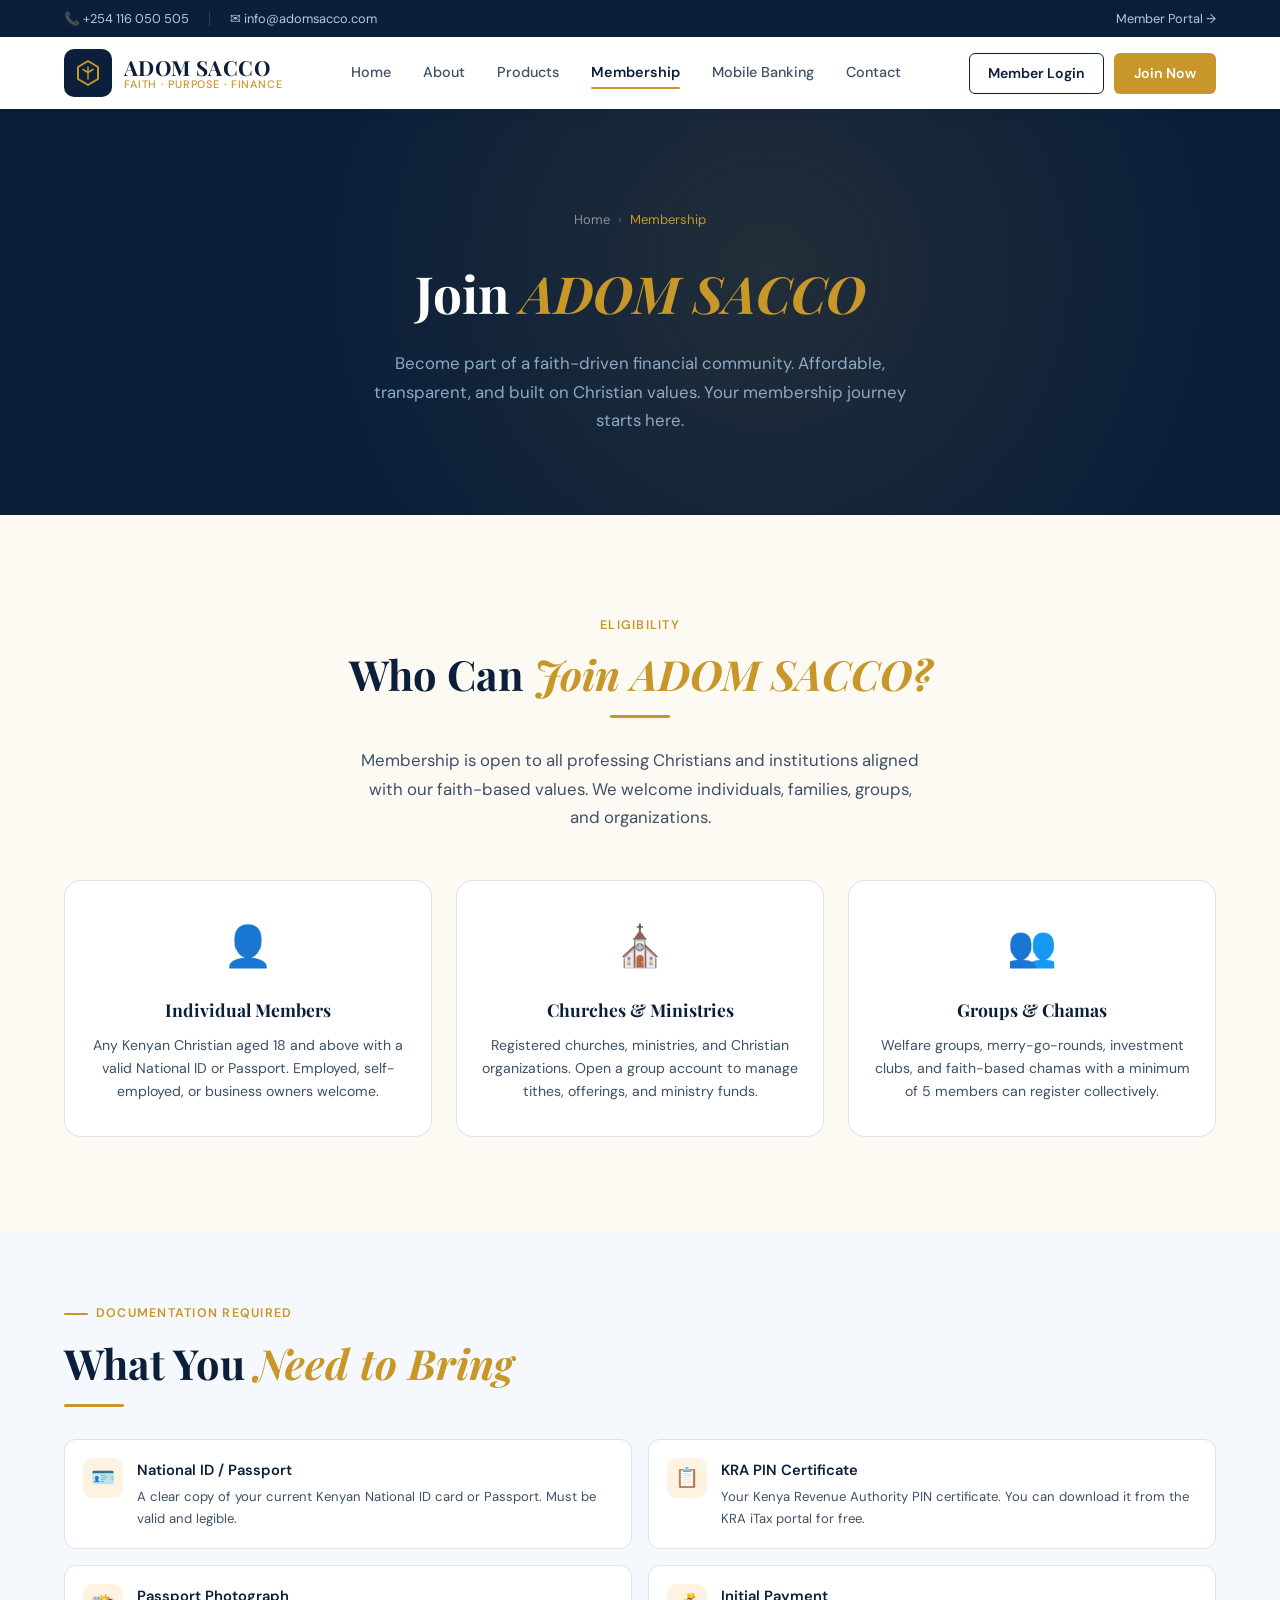
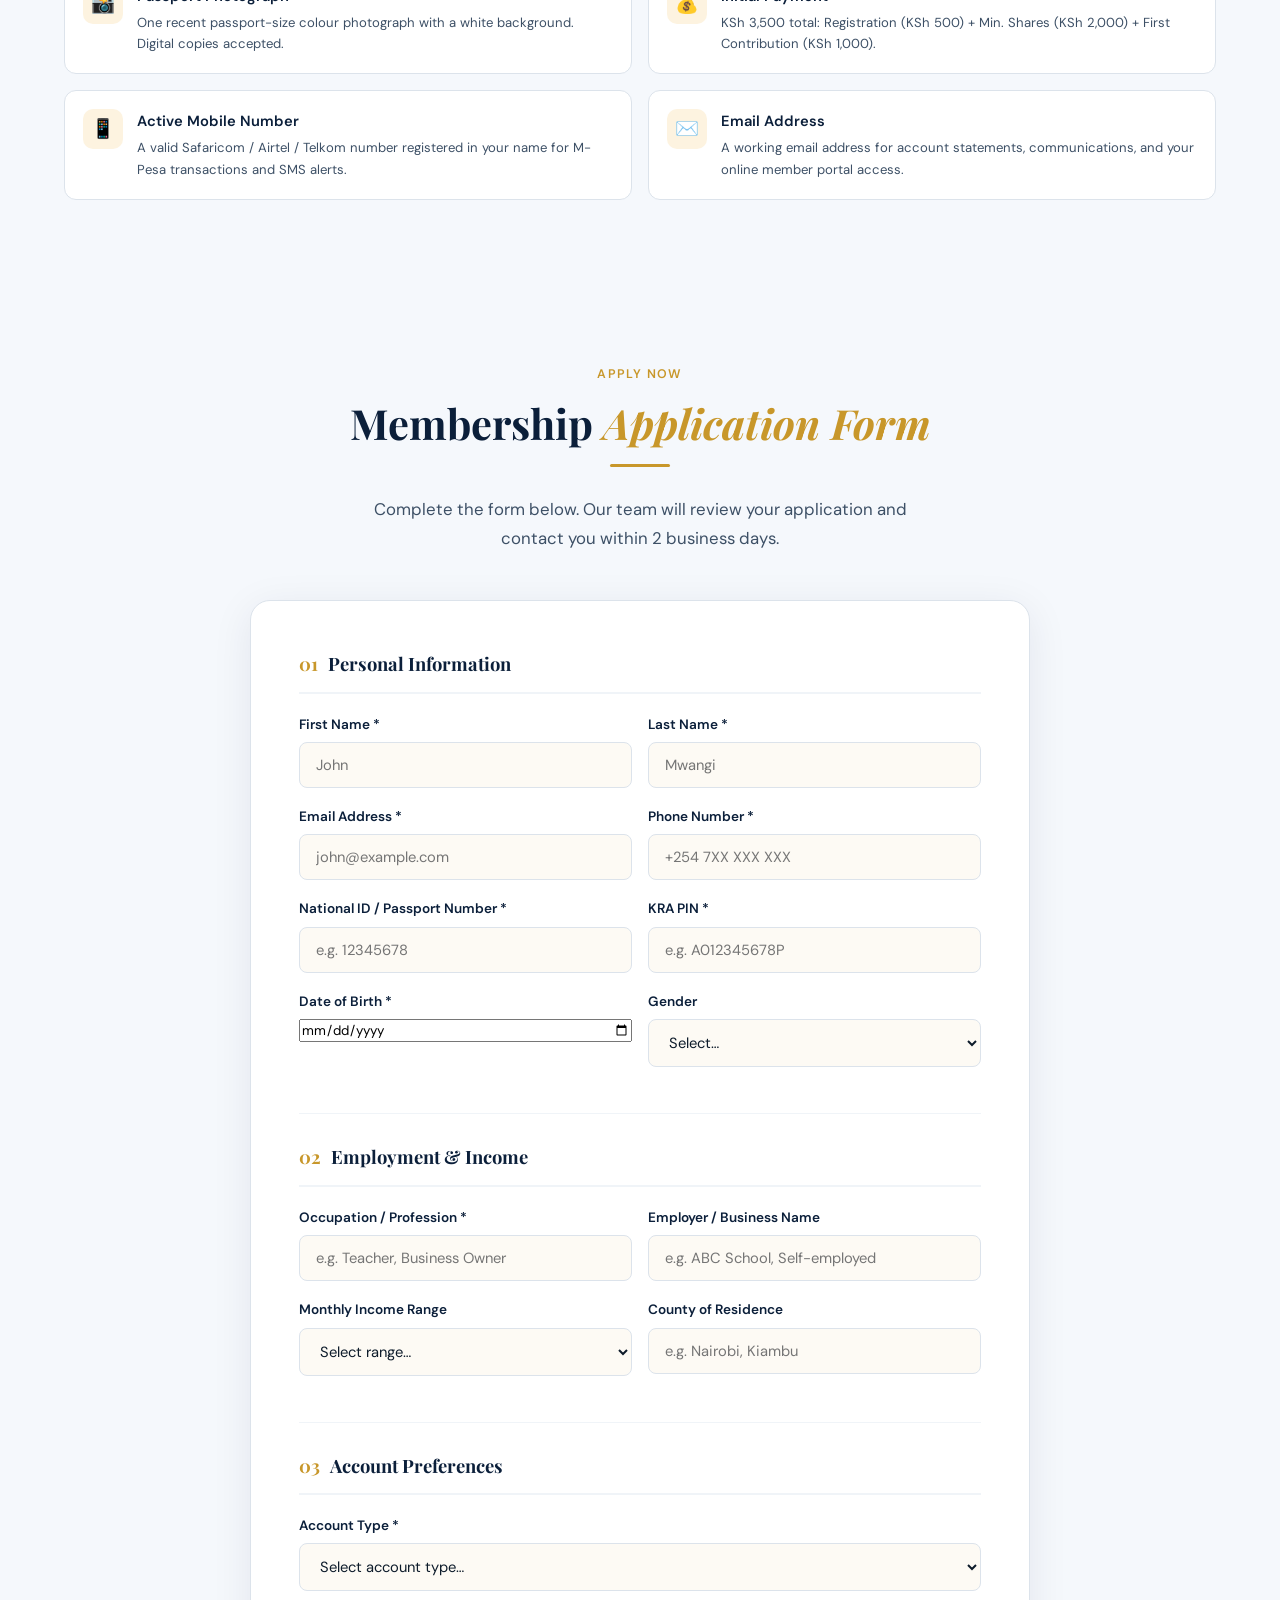
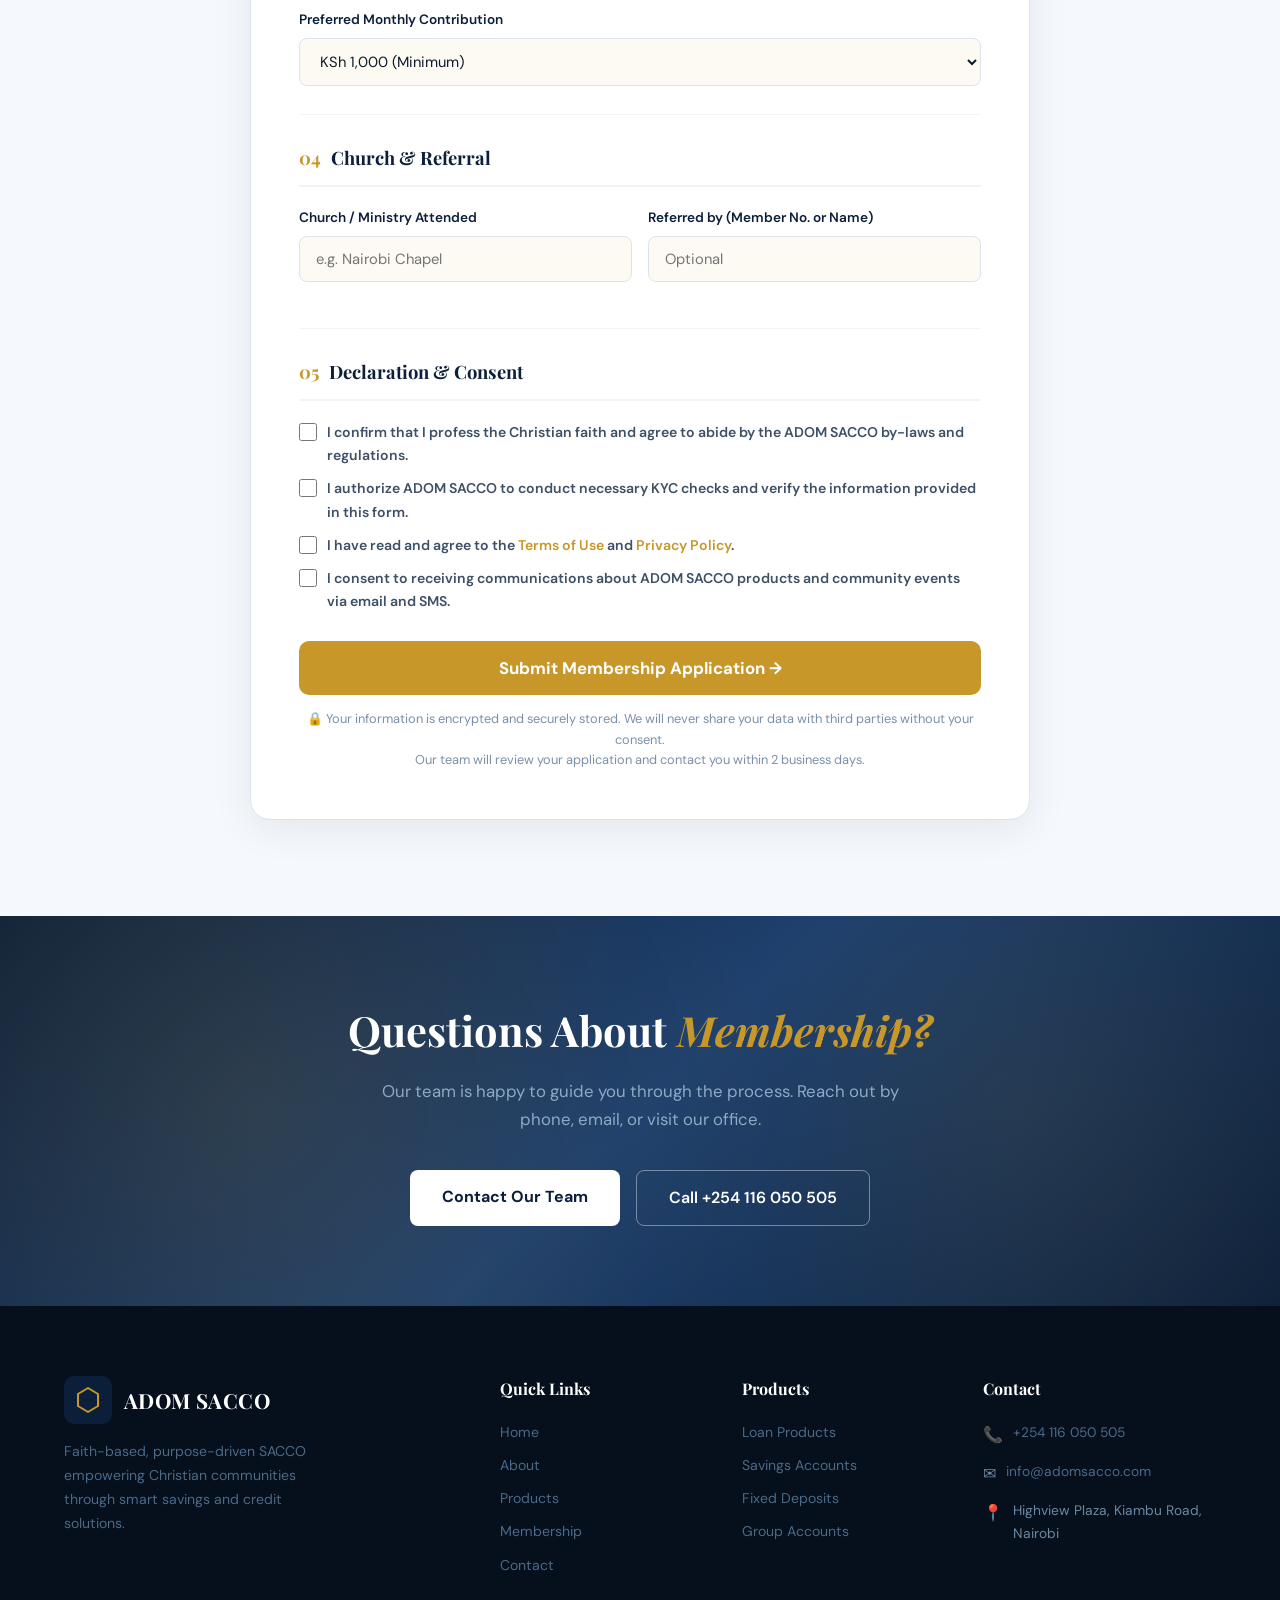
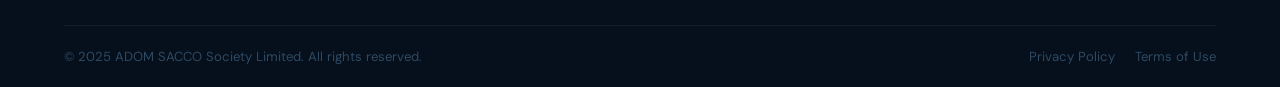
<file: membership.html>
<!DOCTYPE html>
<html lang="en">
<head>
  <meta charset="UTF-8" />
  <meta name="viewport" content="width=device-width, initial-scale=1.0" />
  <meta name="description" content="Join ADOM SACCO — Faith-based membership with affordable savings and loan products for Christian communities in Kenya." />
  <title>Membership — ADOM SACCO</title>
  <link rel="stylesheet" href="style.css" />
  <link rel="preconnect" href="https://fonts.googleapis.com" />
  <link rel="preconnect" href="https://fonts.gstatic.com" crossorigin />
  <style>
    /* PAGE-SPECIFIC STYLES */
    .page-hero {
      background: #0B1F3A;
      padding: 100px 0 80px;
      position: relative;
      overflow: hidden;
      text-align: center;
    }
    .page-hero::before {
      content: '';
      position: absolute;
      inset: 0;
      background-image: radial-gradient(circle at 60% 40%, rgba(200,151,42,0.12) 0%, transparent 55%);
      pointer-events: none;
    }
    .page-hero h1 {
      font-family: 'Playfair Display', Georgia, serif;
      font-size: clamp(2rem, 4vw, 3.2rem);
      color: #FFFFFF;
      font-weight: 700;
      margin-bottom: 14px;
      position: relative;
    }
    .page-hero h1 em { font-style: italic; color: #C8972A; }
    .page-hero p {
      font-size: 1.05rem;
      color: #8DAAC4;
      max-width: 560px;
      margin: 0 auto;
      line-height: 1.7;
      position: relative;
    }
    .breadcrumb {
      display: flex;
      align-items: center;
      gap: 8px;
      justify-content: center;
      margin-bottom: 20px;
      font-size: 0.82rem;
    }
    .breadcrumb a { color: rgba(255,255,255,0.5); transition: color 0.2s; }
    .breadcrumb a:hover { color: #C8972A; }
    .breadcrumb span { color: rgba(255,255,255,0.25); }
    .breadcrumb .current { color: #C8972A; }

    .eligibility-grid {
      display: grid;
      grid-template-columns: repeat(3, 1fr);
      gap: 24px;
      margin-top: 48px;
    }
    .eligibility-card {
      background: #FFFFFF;
      border: 1px solid #DCE3EB;
      border-radius: 16px;
      padding: 32px 24px;
      text-align: center;
      transition: transform 0.25s, box-shadow 0.25s;
    }
    .eligibility-card:hover {
      transform: translateY(-5px);
      box-shadow: 0 12px 40px rgba(11,31,58,0.1);
    }
    .eligibility-icon {
      font-size: 2.5rem;
      margin-bottom: 16px;
      display: block;
    }
    .eligibility-card h3 {
      font-family: 'Playfair Display', serif;
      font-size: 1.1rem;
      font-weight: 700;
      color: #0B1F3A;
      margin-bottom: 10px;
    }
    .eligibility-card p { font-size: 0.88rem; color: #3D5066; line-height: 1.65; }

    .requirements-list {
      display: grid;
      grid-template-columns: 1fr 1fr;
      gap: 16px;
      margin-top: 32px;
    }
    .req-item {
      display: flex;
      align-items: flex-start;
      gap: 14px;
      padding: 18px;
      background: #FFFFFF;
      border: 1px solid #DCE3EB;
      border-radius: 12px;
    }
    .req-icon {
      width: 40px; height: 40px;
      background: #FDF3E0;
      border-radius: 10px;
      display: flex;
      align-items: center;
      justify-content: center;
      font-size: 1.2rem;
      flex-shrink: 0;
    }
    .req-item h5 { font-size: 0.92rem; font-weight: 600; color: #0B1F3A; margin-bottom: 4px; }
    .req-item p { font-size: 0.82rem; color: #3D5066; }

    .application-form-section { background: #F5F8FC; }
    .application-form-wrap {
      max-width: 780px;
      margin: 0 auto;
      background: #FFFFFF;
      border-radius: 20px;
      padding: 48px;
      border: 1px solid #DCE3EB;
      box-shadow: 0 8px 40px rgba(11,31,58,0.08);
    }
    .form-section-title {
      font-family: 'Playfair Display', serif;
      font-size: 1.15rem;
      font-weight: 700;
      color: #0B1F3A;
      margin-bottom: 20px;
      padding-bottom: 12px;
      border-bottom: 2px solid #F0F4F8;
      display: flex;
      align-items: center;
      gap: 10px;
    }
    .form-section-title span { color: #C8972A; }
    .form-divider { height: 1px; background: #F0F4F8; margin: 28px 0; }
    .form-3 { grid-template-columns: 1fr 1fr 1fr; }
    .checkbox-group { display: flex; flex-direction: column; gap: 10px; }
    .checkbox-item { display: flex; align-items: flex-start; gap: 10px; font-size: 0.88rem; color: #3D5066; }
    .checkbox-item input[type="checkbox"] {
      width: 18px; height: 18px;
      accent-color: #C8972A;
      flex-shrink: 0;
      margin-top: 2px;
    }
    .btn-submit-full {
      display: block;
      width: 100%;
      padding: 16px;
      background: #C8972A;
      color: #FFFFFF;
      border: none;
      border-radius: 10px;
      font-size: 1.05rem;
      font-weight: 700;
      cursor: pointer;
      transition: background 0.2s, transform 0.15s;
      margin-top: 8px;
    }
    .btn-submit-full:hover { background: #A87A1E; transform: translateY(-1px); }
    .form-note {
      font-size: 0.8rem;
      color: #7A90A8;
      text-align: center;
      margin-top: 14px;
      line-height: 1.6;
    }

    @media (max-width: 768px) {
      .eligibility-grid { grid-template-columns: 1fr; }
      .requirements-list { grid-template-columns: 1fr; }
      .application-form-wrap { padding: 28px 20px; }
      .form-row { grid-template-columns: 1fr; }
    }
  </style>
</head>
<body>

  <!-- TOP BAR -->
  <div class="topbar">
    <div class="topbar-inner">
      <div class="topbar-left">
        <a href="tel:+254116050505">📞 +254 116 050 505</a>
        <div class="divider"></div>
        <a href="mailto:info@adomsacco.com">✉ info@adomsacco.com</a>
      </div>
      <div class="topbar-right">
        <a href="https://adomsacco.com/isacco/login" target="_blank" rel="noopener">Member Portal →</a>
      </div>
    </div>
  </div>

  <!-- NAVIGATION -->
  <nav class="navbar">
    <div class="navbar-inner">
      <a href="../index.html" class="logo">
        <div class="logo-icon">
          <svg viewBox="0 0 28 28" xmlns="http://www.w3.org/2000/svg">
            <path d="M14 2L4 8v12l10 6 10-6V8L14 2z" fill="none" stroke="#C8972A" stroke-width="2" stroke-linejoin="round"/>
            <path d="M14 8v12M9 10.5l5 3 5-3" stroke="#C8972A" stroke-width="1.5" fill="none" stroke-linecap="round" stroke-linejoin="round"/>
          </svg>
        </div>
        <div class="logo-text-wrap">
          <span class="logo-name">ADOM SACCO</span>
          <span class="logo-tagline">Faith · Purpose · Finance</span>
        </div>
      </a>
      <div class="nav-menu">
        <a href="../index.html">Home</a>
        <a href="../index.html#about">About</a>
        <a href="../index.html#products">Products</a>
        <a href="membership.html" class="active">Membership</a>
        <a href="../index.html#digital">Mobile Banking</a>
        <a href="../index.html#contact">Contact</a>
      </div>
      <div class="nav-actions">
        <a href="https://adomsacco.com/isacco/login" class="btn-outline-nav">Member Login</a>
        <a href="#apply" class="btn-primary-nav">Join Now</a>
      </div>
      <button class="hamburger" id="hamburger" aria-label="Open menu">
        <span></span><span></span><span></span>
      </button>
    </div>
  </nav>

  <!-- MOBILE NAV -->
  <div class="mobile-nav" id="mobileNav">
    <div class="mobile-nav-overlay" id="mobileNavOverlay"></div>
    <div class="mobile-nav-drawer">
      <div class="mobile-nav-header">
        <span class="logo-name" style="font-size:1rem;font-family:'Playfair Display',serif;color:#0B1F3A;">ADOM SACCO</span>
        <button class="mobile-nav-close" id="mobileNavClose">✕</button>
      </div>
      <div class="mobile-nav-links">
        <a href="../index.html">Home <span>›</span></a>
        <a href="../index.html#about">About <span>›</span></a>
        <a href="../index.html#products">Products <span>›</span></a>
        <a href="membership.html" style="color:#C8972A;">Membership <span>›</span></a>
        <a href="../index.html#digital">Mobile Banking <span>›</span></a>
        <a href="../index.html#contact">Contact <span>›</span></a>
      </div>
      <div class="mobile-nav-actions">
        <a href="https://adomsacco.com/isacco/login" class="btn-portal">Member Login</a>
        <a href="#apply" class="btn-join">Join Now</a>
      </div>
    </div>
  </div>

  <!-- PAGE HERO -->
  <section class="page-hero">
    <div class="container">
      <div class="breadcrumb">
        <a href="../index.html">Home</a>
        <span>›</span>
        <span class="current">Membership</span>
      </div>
      <h1>Join <em>ADOM SACCO</em></h1>
      <p>Become part of a faith-driven financial community. Affordable, transparent, and built on Christian values. Your membership journey starts here.</p>
    </div>
  </section>

  <!-- WHO CAN JOIN -->
  <section class="section-pad">
    <div class="container">
      <div class="text-center fade-in-up">
        <div class="section-eyebrow">Eligibility</div>
        <h2 class="section-title">Who Can <em>Join ADOM SACCO?</em></h2>
        <div class="divider-gold"></div>
        <p class="section-desc">Membership is open to all professing Christians and institutions aligned with our faith-based values. We welcome individuals, families, groups, and organizations.</p>
      </div>
      <div class="eligibility-grid">
        <div class="eligibility-card fade-in-up">
          <span class="eligibility-icon">👤</span>
          <h3>Individual Members</h3>
          <p>Any Kenyan Christian aged 18 and above with a valid National ID or Passport. Employed, self-employed, or business owners welcome.</p>
        </div>
        <div class="eligibility-card fade-in-up">
          <span class="eligibility-icon">⛪</span>
          <h3>Churches &amp; Ministries</h3>
          <p>Registered churches, ministries, and Christian organizations. Open a group account to manage tithes, offerings, and ministry funds.</p>
        </div>
        <div class="eligibility-card fade-in-up">
          <span class="eligibility-icon">👥</span>
          <h3>Groups &amp; Chamas</h3>
          <p>Welfare groups, merry-go-rounds, investment clubs, and faith-based chamas with a minimum of 5 members can register collectively.</p>
        </div>
      </div>
    </div>
  </section>

  <!-- REQUIREMENTS -->
  <section class="section-pad-sm" style="background:#F5F8FC;">
    <div class="container">
      <div class="fade-in-up">
        <div class="section-eyebrow">Documentation Required</div>
        <h2 class="section-title">What You <em>Need to Bring</em></h2>
        <div class="divider-gold"></div>
      </div>
      <div class="requirements-list">
        <div class="req-item fade-in-up">
          <div class="req-icon">🪪</div>
          <div>
            <h5>National ID / Passport</h5>
            <p>A clear copy of your current Kenyan National ID card or Passport. Must be valid and legible.</p>
          </div>
        </div>
        <div class="req-item fade-in-up">
          <div class="req-icon">📋</div>
          <div>
            <h5>KRA PIN Certificate</h5>
            <p>Your Kenya Revenue Authority PIN certificate. You can download it from the KRA iTax portal for free.</p>
          </div>
        </div>
        <div class="req-item fade-in-up">
          <div class="req-icon">📸</div>
          <div>
            <h5>Passport Photograph</h5>
            <p>One recent passport-size colour photograph with a white background. Digital copies accepted.</p>
          </div>
        </div>
        <div class="req-item fade-in-up">
          <div class="req-icon">💰</div>
          <div>
            <h5>Initial Payment</h5>
            <p>KSh 3,500 total: Registration (KSh 500) + Min. Shares (KSh 2,000) + First Contribution (KSh 1,000).</p>
          </div>
        </div>
        <div class="req-item fade-in-up">
          <div class="req-icon">📱</div>
          <div>
            <h5>Active Mobile Number</h5>
            <p>A valid Safaricom / Airtel / Telkom number registered in your name for M-Pesa transactions and SMS alerts.</p>
          </div>
        </div>
        <div class="req-item fade-in-up">
          <div class="req-icon">✉️</div>
          <div>
            <h5>Email Address</h5>
            <p>A working email address for account statements, communications, and your online member portal access.</p>
          </div>
        </div>
      </div>
    </div>
  </section>

  <!-- APPLICATION FORM -->
  <section class="section-pad application-form-section" id="apply">
    <div class="container">
      <div class="text-center fade-in-up" style="margin-bottom:48px;">
        <div class="section-eyebrow">Apply Now</div>
        <h2 class="section-title">Membership <em>Application Form</em></h2>
        <div class="divider-gold"></div>
        <p class="section-desc">Complete the form below. Our team will review your application and contact you within 2 business days.</p>
      </div>
      <div class="application-form-wrap fade-in-up">
        <form id="membershipForm">

          <!-- PERSONAL DETAILS -->
          <div class="form-section-title">
            <span>01</span> Personal Information
          </div>
          <div class="form-row">
            <div class="form-group">
              <label for="mfname">First Name *</label>
              <input type="text" id="mfname" name="first_name" placeholder="John" required />
            </div>
            <div class="form-group">
              <label for="mlname">Last Name *</label>
              <input type="text" id="mlname" name="last_name" placeholder="Mwangi" required />
            </div>
          </div>
          <div class="form-row">
            <div class="form-group">
              <label for="memail">Email Address *</label>
              <input type="email" id="memail" name="email" placeholder="john@example.com" required />
            </div>
            <div class="form-group">
              <label for="mphone">Phone Number *</label>
              <input type="tel" id="mphone" name="phone" placeholder="+254 7XX XXX XXX" required />
            </div>
          </div>
          <div class="form-row">
            <div class="form-group">
              <label for="mid">National ID / Passport Number *</label>
              <input type="text" id="mid" name="id_number" placeholder="e.g. 12345678" required />
            </div>
            <div class="form-group">
              <label for="mkra">KRA PIN *</label>
              <input type="text" id="mkra" name="kra_pin" placeholder="e.g. A012345678P" required />
            </div>
          </div>
          <div class="form-row">
            <div class="form-group">
              <label for="mdob">Date of Birth *</label>
              <input type="date" id="mdob" name="dob" required />
            </div>
            <div class="form-group">
              <label for="mgender">Gender</label>
              <select id="mgender" name="gender">
                <option value="">Select…</option>
                <option value="male">Male</option>
                <option value="female">Female</option>
              </select>
            </div>
          </div>

          <div class="form-divider"></div>

          <!-- OCCUPATION -->
          <div class="form-section-title">
            <span>02</span> Employment &amp; Income
          </div>
          <div class="form-row">
            <div class="form-group">
              <label for="moccupation">Occupation / Profession *</label>
              <input type="text" id="moccupation" name="occupation" placeholder="e.g. Teacher, Business Owner" required />
            </div>
            <div class="form-group">
              <label for="memployer">Employer / Business Name</label>
              <input type="text" id="memployer" name="employer" placeholder="e.g. ABC School, Self-employed" />
            </div>
          </div>
          <div class="form-row">
            <div class="form-group">
              <label for="mincome">Monthly Income Range</label>
              <select id="mincome" name="income_range">
                <option value="">Select range…</option>
                <option value="under20">Under KSh 20,000</option>
                <option value="20-50">KSh 20,000 – 50,000</option>
                <option value="50-100">KSh 50,000 – 100,000</option>
                <option value="100-250">KSh 100,000 – 250,000</option>
                <option value="over250">Over KSh 250,000</option>
              </select>
            </div>
            <div class="form-group">
              <label for="mcounty">County of Residence</label>
              <input type="text" id="mcounty" name="county" placeholder="e.g. Nairobi, Kiambu" />
            </div>
          </div>

          <div class="form-divider"></div>

          <!-- ACCOUNT PREFERENCE -->
          <div class="form-section-title">
            <span>03</span> Account Preferences
          </div>
          <div class="form-group">
            <label for="maccount">Account Type *</label>
            <select id="maccount" name="account_type" required>
              <option value="">Select account type…</option>
              <option value="individual">Individual Member Account</option>
              <option value="supersaver">Super Saver Account</option>
              <option value="junior">Junior / Child Account</option>
              <option value="church">Church / Ministry Group Account</option>
              <option value="chama">Welfare / Chama Group Account</option>
              <option value="corporate">Corporate / Institutional Account</option>
            </select>
          </div>
          <div class="form-group">
            <label for="mcontribution">Preferred Monthly Contribution</label>
            <select id="mcontribution" name="monthly_contribution">
              <option value="1000">KSh 1,000 (Minimum)</option>
              <option value="2000">KSh 2,000</option>
              <option value="5000">KSh 5,000</option>
              <option value="10000">KSh 10,000</option>
              <option value="custom">Custom Amount</option>
            </select>
          </div>

          <div class="form-divider"></div>

          <!-- CHURCH / REFERRAL -->
          <div class="form-section-title">
            <span>04</span> Church &amp; Referral
          </div>
          <div class="form-row">
            <div class="form-group">
              <label for="mchurch">Church / Ministry Attended</label>
              <input type="text" id="mchurch" name="church" placeholder="e.g. Nairobi Chapel" />
            </div>
            <div class="form-group">
              <label for="mreferral">Referred by (Member No. or Name)</label>
              <input type="text" id="mreferral" name="referral" placeholder="Optional" />
            </div>
          </div>

          <div class="form-divider"></div>

          <!-- CONSENT -->
          <div class="form-section-title">
            <span>05</span> Declaration &amp; Consent
          </div>
          <div class="checkbox-group">
            <label class="checkbox-item">
              <input type="checkbox" required />
              <span>I confirm that I profess the Christian faith and agree to abide by the ADOM SACCO by-laws and regulations.</span>
            </label>
            <label class="checkbox-item">
              <input type="checkbox" required />
              <span>I authorize ADOM SACCO to conduct necessary KYC checks and verify the information provided in this form.</span>
            </label>
            <label class="checkbox-item">
              <input type="checkbox" required />
              <span>I have read and agree to the <a href="terms.html" style="color:#C8972A;">Terms of Use</a> and <a href="privacy.html" style="color:#C8972A;">Privacy Policy</a>.</span>
            </label>
            <label class="checkbox-item">
              <input type="checkbox" />
              <span>I consent to receiving communications about ADOM SACCO products and community events via email and SMS.</span>
            </label>
          </div>

          <div style="margin-top:28px;">
            <button type="submit" class="btn-submit-full">Submit Membership Application →</button>
            <p class="form-note">
              🔒 Your information is encrypted and securely stored. We will never share your data with third parties without your consent.<br/>
              Our team will review your application and contact you within 2 business days.
            </p>
          </div>
        </form>
      </div>
    </div>
  </section>

  <!-- CTA BANNER -->
  <section class="cta-banner">
    <div class="container">
      <h2>Questions About <em style="font-style:italic;color:#C8972A;">Membership?</em></h2>
      <p>Our team is happy to guide you through the process. Reach out by phone, email, or visit our office.</p>
      <div class="cta-buttons">
        <a href="../index.html#contact" class="btn-cta-white">Contact Our Team</a>
        <a href="tel:+254116050505" class="btn-cta-outline">Call +254 116 050 505</a>
      </div>
    </div>
  </section>

  <!-- FOOTER -->
  <footer>
    <div class="container">
      <div class="footer-grid">
        <div>
          <a href="../index.html" class="logo footer-logo">
            <div class="logo-icon">
              <svg viewBox="0 0 28 28" xmlns="http://www.w3.org/2000/svg">
                <path d="M14 2L4 8v12l10 6 10-6V8L14 2z" fill="none" stroke="#C8972A" stroke-width="2" stroke-linejoin="round"/>
              </svg>
            </div>
            <span class="logo-name" style="color:#FFFFFF;">ADOM SACCO</span>
          </a>
          <p class="footer-brand-desc">Faith-based, purpose-driven SACCO empowering Christian communities through smart savings and credit solutions.</p>
        </div>
        <div class="footer-col">
          <h5>Quick Links</h5>
          <div class="footer-links">
            <a href="../index.html">Home</a>
            <a href="../index.html#about">About</a>
            <a href="../index.html#products">Products</a>
            <a href="membership.html">Membership</a>
            <a href="../index.html#contact">Contact</a>
          </div>
        </div>
        <div class="footer-col">
          <h5>Products</h5>
          <div class="footer-links">
            <a href="../index.html#products">Loan Products</a>
            <a href="../index.html#products">Savings Accounts</a>
            <a href="../index.html#products">Fixed Deposits</a>
            <a href="../index.html#products">Group Accounts</a>
          </div>
        </div>
        <div class="footer-col">
          <h5>Contact</h5>
          <div class="footer-contact-list">
            <div class="footer-contact-item"><span>📞</span><a href="tel:+254116050505">+254 116 050 505</a></div>
            <div class="footer-contact-item"><span>✉</span><a href="mailto:info@adomsacco.com">info@adomsacco.com</a></div>
            <div class="footer-contact-item"><span>📍</span><span>Highview Plaza, Kiambu Road, Nairobi</span></div>
          </div>
        </div>
      </div>
      <div class="footer-bottom">
        <p class="footer-copy">© 2025 ADOM SACCO Society Limited. All rights reserved.</p>
        <div class="footer-bottom-links">
          <a href="privacy.html">Privacy Policy</a>
          <a href="terms.html">Terms of Use</a>
        </div>
      </div>
    </div>
  </footer>

  <button class="scroll-top" id="scrollTop" aria-label="Scroll to top">
    <svg viewBox="0 0 24 24"><polyline points="18 15 12 9 6 15"/></svg>
  </button>

  <script src="main.js"></script>
  <script>
    // Membership form
    const membershipForm = document.getElementById('membershipForm');
    if (membershipForm) {
      membershipForm.addEventListener('submit', function(e) {
        e.preventDefault();
        const btn = membershipForm.querySelector('.btn-submit-full');
        btn.textContent = 'Submitting Application…';
        btn.disabled = true;
        btn.style.background = '#7A90A8';
        setTimeout(function() {
          btn.textContent = '✓ Application Submitted! We will contact you within 2 business days.';
          btn.style.background = '#1E7B4B';
          membershipForm.reset();
        }, 1500);
      });
    }
  </script>
</body>
</html>
</file>
<file: style.css>
/* =============================================
   ADOM SACCO — Faith-Based, Purpose-Driven Finance
   Pure CSS — No variables, no Bootstrap
   Fonts: Playfair Display + DM Sans via Google
   ============================================= */

@import url('https://fonts.googleapis.com/css2?family=Playfair+Display:ital,wght@0,400;0,600;0,700;1,400&family=DM+Sans:opsz,wght@9..40,300;9..40,400;9..40,500;9..40,600&display=swap');

*, *::before, *::after {
  box-sizing: border-box;
  margin: 0;
  padding: 0;
}

html {
  scroll-behavior: smooth;
  font-size: 16px;
}

body {
  font-family: 'DM Sans', Arial, sans-serif;
  color: #0D1B2A;
  background: #FDFAF4;
  line-height: 1.65;
  overflow-x: hidden;
}

img { display: block; max-width: 100%; }
a { text-decoration: none; color: inherit; }
ul { list-style: none; }
button { cursor: pointer; font-family: inherit; }
input, textarea, select { font-family: inherit; }

/* ============================================================
   TOP BAR
   ============================================================ */
.topbar {
  background: #0B1F3A;
  color: #B8C8D8;
  font-size: 0.8rem;
  padding: 8px 0;
}
.topbar-inner {
  max-width: 1200px;
  margin: 0 auto;
  padding: 0 24px;
  display: flex;
  justify-content: space-between;
  align-items: center;
  gap: 12px;
  flex-wrap: wrap;
}
.topbar a {
  color: #B8C8D8;
  transition: color 0.25s;
}
.topbar a:hover { color: #C8972A; }
.topbar-left { display: flex; gap: 20px; align-items: center; }
.topbar-right { display: flex; gap: 16px; align-items: center; }
.topbar-right a {
  display: flex;
  align-items: center;
  gap: 5px;
}
.topbar .divider {
  width: 1px;
  height: 14px;
  background: #2A4060;
}

/* ============================================================
   NAVIGATION
   ============================================================ */
.navbar {
  background: #FFFFFF;
  box-shadow: 0 2px 12px rgba(11,31,58,0.10);
  position: sticky;
  top: 0;
  z-index: 1000;
}
.navbar-inner {
  max-width: 1200px;
  margin: 0 auto;
  padding: 0 24px;
  display: flex;
  align-items: center;
  justify-content: space-between;
  height: 72px;
}
.logo {
  display: flex;
  align-items: center;
  gap: 12px;
}
.logo-icon {
  width: 48px;
  height: 48px;
  background: #0B1F3A;
  border-radius: 10px;
  display: flex;
  align-items: center;
  justify-content: center;
}
.logo-icon svg { width: 28px; height: 28px; fill: #C8972A; }
.logo-text-wrap { display: flex; flex-direction: column; line-height: 1.1; }
.logo-name {
  font-family: 'Playfair Display', Georgia, serif;
  font-size: 1.3rem;
  font-weight: 700;
  color: #0B1F3A;
  letter-spacing: 0.02em;
}
.logo-tagline {
  font-size: 0.68rem;
  color: #C8972A;
  letter-spacing: 0.08em;
  text-transform: uppercase;
  font-weight: 500;
}

.nav-menu {
  display: flex;
  align-items: center;
  gap: 4px;
}
.nav-menu a {
  padding: 8px 14px;
  font-size: 0.9rem;
  font-weight: 500;
  color: #3D5066;
  border-radius: 6px;
  transition: color 0.2s, background 0.2s;
  position: relative;
}
.nav-menu a:hover { color: #0B1F3A; background: #F0F4F8; }
.nav-menu a.active { color: #0B1F3A; font-weight: 600; }
.nav-menu a.active::after {
  content: '';
  position: absolute;
  bottom: 4px;
  left: 14px;
  right: 14px;
  height: 2px;
  background: #C8972A;
  border-radius: 2px;
}

/* Dropdown */
.nav-dropdown {
  position: relative;
}
.nav-dropdown > a::before {
  content: '';
  position: absolute;
  right: 6px;
  top: 50%;
  transform: translateY(-50%);
  border: 4px solid transparent;
  border-top-color: #7A90A8;
}
.nav-dropdown > a { padding-right: 22px; }
.dropdown-menu {
  position: absolute;
  top: calc(100% + 8px);
  left: 0;
  background: #FFFFFF;
  border: 1px solid #DCE3EB;
  border-radius: 10px;
  box-shadow: 0 12px 40px rgba(11,31,58,0.14);
  min-width: 200px;
  padding: 8px 0;
  opacity: 0;
  pointer-events: none;
  transform: translateY(-6px);
  transition: opacity 0.2s, transform 0.2s;
  z-index: 200;
}
.nav-dropdown:hover .dropdown-menu {
  opacity: 1;
  pointer-events: all;
  transform: translateY(0);
}
.dropdown-menu a {
  display: block;
  padding: 9px 18px;
  font-size: 0.88rem;
  color: #3D5066;
  background: none;
  border-radius: 0;
  transition: background 0.15s, color 0.15s;
}
.dropdown-menu a:hover { background: #F5F8FC; color: #0B1F3A; }

.nav-actions { display: flex; align-items: center; gap: 10px; }

.btn-outline-nav {
  padding: 8px 18px;
  border: 1.5px solid #0B1F3A;
  border-radius: 6px;
  font-size: 0.88rem;
  font-weight: 600;
  color: #0B1F3A;
  background: transparent;
  transition: background 0.2s, color 0.2s;
}
.btn-outline-nav:hover { background: #0B1F3A; color: #FFFFFF; }

.btn-primary-nav {
  padding: 9px 20px;
  background: #C8972A;
  border: none;
  border-radius: 6px;
  font-size: 0.88rem;
  font-weight: 600;
  color: #FFFFFF;
  transition: background 0.2s, transform 0.15s;
}
.btn-primary-nav:hover { background: #A87A1E; transform: translateY(-1px); }

/* Hamburger */
.hamburger {
  display: none;
  flex-direction: column;
  gap: 5px;
  background: none;
  border: none;
  padding: 6px;
  cursor: pointer;
}
.hamburger span {
  display: block;
  width: 24px;
  height: 2px;
  background: #0B1F3A;
  border-radius: 2px;
  transition: all 0.3s;
}
.hamburger.open span:nth-child(1) { transform: translateY(7px) rotate(45deg); }
.hamburger.open span:nth-child(2) { opacity: 0; }
.hamburger.open span:nth-child(3) { transform: translateY(-7px) rotate(-45deg); }

/* ============================================================
   HERO SECTION
   ============================================================ */
.hero {
  background: #0B1F3A;
  position: relative;
  overflow: hidden;
  min-height: 88vh;
  display: flex;
  align-items: center;
  background-image: url(account.jpg);
  background-size: cover;
}
.hero-pattern {
  position: absolute;
  inset: 0;
  background-image:
    radial-gradient(circle at 70% 30%, rgba(200,151,42,0.12) 0%, transparent 50%),
    radial-gradient(circle at 10% 80%, rgba(200,151,42,0.08) 0%, transparent 40%);
  pointer-events: none;
}
.hero-grid-overlay {
  position: absolute;
  inset: 0;
  background-image:
    linear-gradient(rgba(255,255,255,0.03) 1px, transparent 1px),
    linear-gradient(90deg, rgba(255,255,255,0.03) 1px, transparent 1px);
  background-size: 60px 60px;
  pointer-events: none;
}
.hero-inner {
  max-width: 1200px;
  margin: 0 auto;
  padding: 80px 24px;
  display: grid;
  grid-template-columns: 1fr 1fr;
  gap: 60px;
  align-items: center;
  position: relative;
  z-index: 2;
}
.hero-badge {
  display: inline-flex;
  align-items: center;
  gap: 8px;
  background: rgba(200,151,42,0.15);
  border: 1px solid rgba(200,151,42,0.35);
  border-radius: 30px;
  padding: 6px 16px 6px 8px;
  margin-bottom: 24px;
}
.hero-badge-dot {
  width: 8px;
  height: 8px;
  background: #C8972A;
  border-radius: 50%;
  animation: pulse 2s infinite;
}
@keyframes pulse {
  0%, 100% { opacity: 1; transform: scale(1); }
  50% { opacity: 0.6; transform: scale(1.3); }
}
.hero-badge span {
  font-size: 0.78rem;
  color: #E5B84B;
  font-weight: 500;
  letter-spacing: 0.05em;
  text-transform: uppercase;
}

.hero-title {
  font-family: 'Playfair Display', Georgia, serif;
  font-size: clamp(2.4rem, 4.5vw, 3.8rem);
  font-weight: 700;
  color: #FFFFFF;
  line-height: 1.15;
  margin-bottom: 20px;
}
.hero-title em {
  font-style: italic;
  color: #C8972A;
}
.hero-subtitle {
  font-size: 1.05rem;
  color: #181248;
  margin-bottom: 36px;
  max-width: 480px;
  line-height: 1.7;
}
.hero-cta {
  display: flex;
  gap: 14px;
  flex-wrap: wrap;
  margin-bottom: 48px;
}
.btn-hero-primary {
  padding: 14px 32px;
  background: #C8972A;
  color: #FFFFFF;
  border: none;
  border-radius: 8px;
  font-size: 1rem;
  font-weight: 600;
  transition: background 0.2s, transform 0.15s, box-shadow 0.2s;
  display: inline-flex;
  align-items: center;
  gap: 8px;
}
.btn-hero-primary:hover {
  background: #A87A1E;
  transform: translateY(-2px);
  box-shadow: 0 8px 24px rgba(200,151,42,0.35);
}
.btn-hero-secondary {
  padding: 14px 32px;
  background: transparent;
  color: #FFFFFF;
  border: 1.5px solid rgba(255,255,255,0.35);
  border-radius: 8px;
  font-size: 1rem;
  font-weight: 500;
  transition: border-color 0.2s, background 0.2s;
  display: inline-flex;
  align-items: center;
  gap: 8px;
}
.btn-hero-secondary:hover { border-color: #C8972A; background: rgba(200,151,42,0.08); }

.hero-stats {
  display: flex;
  gap: 32px;
  flex-wrap: wrap;
}
.hero-stat { display: flex; flex-direction: column; }
.hero-stat-num {
  font-family: 'Playfair Display', Georgia, serif;
  font-size: 2rem;
  font-weight: 700;
  color: #C8972A;
  line-height: 1;
}
.hero-stat-label {
  font-size: 0.78rem;
  color: #6A88A4;
  text-transform: uppercase;
  letter-spacing: 0.06em;
  margin-top: 4px;
}

/* Hero right side */
.hero-visual {
  position: relative;
  display: flex;
  justify-content: center;
}
.hero-card-stack {
  position: relative;
  width: 340px;
  height: 420px;
}
.hero-card {
  position: absolute;
  border-radius: 20px;
  padding: 28px;
  box-shadow: 0 20px 60px rgba(0,0,0,0.3);
}
.hero-card-main {
  background: linear-gradient(135deg, #112B52, #1A3E6F);
  border: 1px solid rgba(200,151,42,0.25);
  width: 300px;
  top: 0;
  left: 0;
  z-index: 3;
}
.hero-card-accent {
  background: #C8972A;
  width: 270px;
  top: 30px;
  left: 40px;
  z-index: 1;
  opacity: 0.7;
  transform: rotate(4deg);
}
.hero-card-accent2 {
  background: #1A3E6F;
  width: 260px;
  top: 50px;
  left: 55px;
  z-index: 0;
  opacity: 0.4;
  transform: rotate(8deg);
}

.card-chip {
  width: 40px;
  height: 28px;
  background: linear-gradient(135deg, #C8972A, #E5B84B);
  border-radius: 5px;
  margin-bottom: 28px;
}
.card-logo-text {
  font-family: 'Playfair Display', serif;
  color: #FFFFFF;
  font-size: 1rem;
  font-weight: 700;
  letter-spacing: 0.05em;
  margin-bottom: 32px;
}
.card-num {
  font-size: 0.95rem;
  color: rgba(255,255,255,0.6);
  letter-spacing: 0.12em;
  margin-bottom: 20px;
}
.card-footer { display: flex; justify-content: space-between; align-items: flex-end; }
.card-member { font-size: 0.7rem; color: rgba(255,255,255,0.5); text-transform: uppercase; letter-spacing: 0.06em; }
.card-member-name { font-size: 0.9rem; color: rgba(255,255,255,0.9); font-weight: 500; margin-top: 2px; }
.card-valid { font-size: 0.7rem; color: rgba(255,255,255,0.5); text-transform: uppercase; letter-spacing: 0.06em; text-align: right; }
.card-valid-date { font-size: 0.9rem; color: rgba(255,255,255,0.9); font-weight: 500; margin-top: 2px; }

/* floating widgets */
.float-widget {
  position: absolute;
  background: #FFFFFF;
  border-radius: 12px;
  padding: 14px 18px;
  box-shadow: 0 8px 30px rgba(11,31,58,0.2);
  z-index: 10;
}
.float-widget-savings {
  bottom: 30px;
  right: -20px;
  display: flex;
  align-items: center;
  gap: 12px;
}
.float-widget-loan {
  top: -10px;
  right: -30px;
  display: flex;
  align-items: center;
  gap: 12px;
}
.widget-icon {
  width: 38px;
  height: 38px;
  border-radius: 10px;
  display: flex;
  align-items: center;
  justify-content: center;
  font-size: 1.2rem;
  flex-shrink: 0;
}
.widget-icon-green { background: #E8F6EE; }
.widget-icon-gold { background: #FDF3E0; }
.widget-label { font-size: 0.7rem; color: #7A90A8; }
.widget-value { font-size: 0.95rem; font-weight: 700; color: #0B1F3A; margin-top: 1px; }

/* ============================================================
   SECTION COMMONS
   ============================================================ */
.section-pad { padding: 96px 0; }
.section-pad-sm { padding: 64px 0; }
.container { max-width: 1200px; margin: 0 auto; padding: 0 24px; }

.section-eyebrow {
  display: inline-flex;
  align-items: center;
  gap: 8px;
  font-size: 0.78rem;
  font-weight: 600;
  color: #C8972A;
  text-transform: uppercase;
  letter-spacing: 0.1em;
  margin-bottom: 14px;
}
.section-eyebrow::before {
  content: '';
  display: block;
  width: 24px;
  height: 2px;
  background: #C8972A;
  border-radius: 2px;
}

.section-title {
  font-family: 'Playfair Display', Georgia, serif;
  font-size: clamp(1.8rem, 3.5vw, 2.6rem);
  font-weight: 700;
  color: #0B1F3A;
  line-height: 1.2;
  margin-bottom: 16px;
}
.section-title em { font-style: italic; color: #C8972A; }

.section-desc {
  font-size: 1.05rem;
  color: #3D5066;
  max-width: 560px;
  line-height: 1.7;
}

.text-center { text-align: center; }
.text-center .section-desc { margin: 0 auto; }
.text-center .section-eyebrow { justify-content: center; }
.text-center .section-eyebrow::before { display: none; }

/* ============================================================
   MARQUEE / TRUST BAR
   ============================================================ */
.trust-bar {
  background: #0B1F3A;
  padding: 14px 0;
  overflow: hidden;
}
.marquee-track {
  display: flex;
  gap: 48px;
  animation: marquee 28s linear infinite;
  width: max-content;
}
.marquee-track:hover { animation-play-state: paused; }
@keyframes marquee {
  from { transform: translateX(0); }
  to { transform: translateX(-50%); }
}
.marquee-item {
  display: flex;
  align-items: center;
  gap: 10px;
  white-space: nowrap;
  color: rgba(255,255,255,0.55);
  font-size: 0.82rem;
  font-weight: 500;
  letter-spacing: 0.04em;
}
.marquee-item svg { width: 16px; height: 16px; fill: #C8972A; flex-shrink: 0; }

/* ============================================================
   ABOUT / WHO WE ARE
   ============================================================ */
.about-grid {
  display: grid;
  grid-template-columns: 1fr 1fr;
  gap: 64px;
  align-items: center;
}
.about-img-wrap {
  position: relative;
  border-radius: 20px;
  overflow: hidden;
  aspect-ratio: 4/5;
  background: #1A3E6F;
}
.about-img-wrap img {
  width: 100%;
  height: 100%;
  object-fit: cover;
}
.about-img-badge {
  position: absolute;
  bottom: 24px;
  left: 24px;
  background: #C8972A;
  border-radius: 12px;
  padding: 16px 20px;
  color: #FFFFFF;
}
.about-img-badge-num {
  font-family: 'Playfair Display', serif;
  font-size: 2rem;
  font-weight: 700;
  line-height: 1;
}
.about-img-badge-text { font-size: 0.78rem; font-weight: 500; margin-top: 4px; opacity: 0.85; }
.about-img-decor {
  position: absolute;
  top: -16px;
  right: -16px;
  width: 80px;
  height: 80px;
  border: 3px solid #C8972A;
  border-radius: 20px;
  opacity: 0.4;
}

.about-content { display: flex; flex-direction: column; gap: 28px; }
.about-vision-mission {
  display: grid;
  grid-template-columns: 1fr 1fr;
  gap: 16px;
}
.vm-card {
  background: #FFFFFF;
  border: 1px solid #DCE3EB;
  border-radius: 12px;
  padding: 20px;
  border-top: 3px solid #C8972A;
}
.vm-card h4 {
  font-family: 'Playfair Display', serif;
  font-size: 1rem;
  font-weight: 700;
  color: #0B1F3A;
  margin-bottom: 8px;
}
.vm-card p { font-size: 0.88rem; color: #3D5066; line-height: 1.6; }

.values-list { display: flex; flex-direction: column; gap: 12px; }
.value-item {
  display: flex;
  align-items: flex-start;
  gap: 14px;
  padding: 14px 16px;
  background: #FFFFFF;
  border-radius: 10px;
  border: 1px solid #F0F4F8;
  transition: border-color 0.2s, box-shadow 0.2s;
}
.value-item:hover {
  border-color: #C8972A;
  box-shadow: 0 4px 16px rgba(200,151,42,0.1);
}
.value-icon {
  width: 40px;
  height: 40px;
  background: #FDF3E0;
  border-radius: 10px;
  display: flex;
  align-items: center;
  justify-content: center;
  font-size: 1.2rem;
  flex-shrink: 0;
}
.value-text h5 {
  font-family: 'Playfair Display', serif;
  font-size: 0.95rem;
  font-weight: 700;
  color: #0B1F3A;
  margin-bottom: 3px;
}
.value-text p { font-size: 0.84rem; color: #3D5066; }

/* ============================================================
   PRODUCTS / SERVICES
   ============================================================ */
.products-bg { background: #F5F8FC; }

.products-tabs {
  display: flex;
  gap: 8px;
  justify-content: center;
  flex-wrap: wrap;
  margin-bottom: 48px;
}
.tab-btn {
  padding: 10px 22px;
  border: 1.5px solid #DCE3EB;
  border-radius: 30px;
  font-size: 0.88rem;
  font-weight: 500;
  color: #3D5066;
  background: #FFFFFF;
  transition: all 0.2s;
  cursor: pointer;
}
.tab-btn:hover { border-color: #C8972A; color: #0B1F3A; }
.tab-btn.active {
  background: #0B1F3A;
  border-color: #0B1F3A;
  color: #FFFFFF;
}

.tab-panel { display: none; }
.tab-panel.active { display: block; }

.products-grid {
  display: grid;
  grid-template-columns: repeat(3, 1fr);
  gap: 24px;
}
.product-card {
  background: #FFFFFF;
  border-radius: 16px;
  padding: 32px 28px;
  border: 1px solid #DCE3EB;
  transition: transform 0.25s, box-shadow 0.25s, border-color 0.25s;
  position: relative;
  overflow: hidden;
}
.product-card::before {
  content: '';
  position: absolute;
  top: 0;
  left: 0;
  right: 0;
  height: 4px;
  background: #DCE3EB;
  transition: background 0.25s;
}
.product-card:hover {
  transform: translateY(-6px);
  box-shadow: 0 16px 48px rgba(11,31,58,0.12);
  border-color: rgba(200,151,42,0.3);
}
.product-card:hover::before { background: #C8972A; }
.product-card.featured {
  background: #0B1F3A;
  border-color: #0B1F3A;
  color: #FFFFFF;
}
.product-card.featured::before { background: #C8972A; }

.product-icon {
  width: 56px;
  height: 56px;
  border-radius: 14px;
  display: flex;
  align-items: center;
  justify-content: center;
  font-size: 1.6rem;
  margin-bottom: 20px;
  background: #F0F4F8;
}
.product-card.featured .product-icon { background: rgba(255,255,255,0.1); }

.product-card h3 {
  font-family: 'Playfair Display', serif;
  font-size: 1.15rem;
  font-weight: 700;
  color: #0B1F3A;
  margin-bottom: 10px;
}
.product-card.featured h3 { color: #FFFFFF; }

.product-card p { font-size: 0.9rem; color: #3D5066; line-height: 1.65; margin-bottom: 20px; }
.product-card.featured p { color: #8DAAC4; }

.product-features { display: flex; flex-direction: column; gap: 7px; margin-bottom: 24px; }
.product-features li {
  font-size: 0.84rem;
  color: #3D5066;
  display: flex;
  align-items: center;
  gap: 8px;
}
.product-card.featured .product-features li { color: #8DAAC4; }
.product-features li::before {
  content: '';
  width: 16px;
  height: 16px;
  border-radius: 50%;
  background: #E8F6EE;
  background-image: url("data:image/svg+xml,%3Csvg width='10' height='8' viewBox='0 0 10 8' xmlns='http://www.w3.org/2000/svg'%3E%3Cpath d='M1 4l2.5 2.5L9 1' stroke='%231E7B4B' stroke-width='1.5' fill='none' stroke-linecap='round' stroke-linejoin='round'/%3E%3C/svg%3E");
  background-repeat: no-repeat;
  background-position: center;
  flex-shrink: 0;
}
.product-card.featured .product-features li::before { background-color: rgba(255,255,255,0.12); }

.btn-product {
  display: inline-flex;
  align-items: center;
  gap: 6px;
  font-size: 0.88rem;
  font-weight: 600;
  color: #C8972A;
  transition: gap 0.2s;
}
.btn-product:hover { gap: 10px; }
.product-card.featured .btn-product { color: #E5B84B; }

/* ============================================================
   LOAN CALCULATOR
   ============================================================ */
.calculator-wrap {
  display: grid;
  grid-template-columns: 1fr 1fr;
  gap: 48px;
  align-items: start;
}
.calc-left { display: flex; flex-direction: column; gap: 24px; }
.calc-form-group { display: flex; flex-direction: column; gap: 8px; }
.calc-label {
  font-size: 0.88rem;
  font-weight: 600;
  color: #0B1F3A;
  display: flex;
  justify-content: space-between;
}
.calc-label span {
  font-family: 'Playfair Display', serif;
  color: #C8972A;
  font-size: 1rem;
}
.calc-slider {
  -webkit-appearance: none;
  appearance: none;
  width: 100%;
  height: 5px;
  background: #DCE3EB;
  border-radius: 3px;
  outline: none;
  cursor: pointer;
  position: relative;
}
.calc-slider::-webkit-slider-thumb {
  -webkit-appearance: none;
  width: 22px;
  height: 22px;
  background: #C8972A;
  border-radius: 50%;
  box-shadow: 0 2px 8px rgba(200,151,42,0.4);
  cursor: pointer;
  border: 3px solid #FFFFFF;
  transition: transform 0.15s;
}
.calc-slider::-webkit-slider-thumb:hover { transform: scale(1.15); }
.calc-slider::-moz-range-thumb {
  width: 22px;
  height: 22px;
  background: #C8972A;
  border-radius: 50%;
  border: 3px solid #FFFFFF;
  cursor: pointer;
}
.range-labels {
  display: flex;
  justify-content: space-between;
  font-size: 0.75rem;
  color: #7A90A8;
  margin-top: 4px;
}

.calc-select {
  padding: 12px 16px;
  border: 1.5px solid #DCE3EB;
  border-radius: 8px;
  font-size: 0.92rem;
  color: #0B1F3A;
  background: #FFFFFF;
  outline: none;
  cursor: pointer;
  transition: border-color 0.2s;
  appearance: none;
  background-image: url("data:image/svg+xml,%3Csvg xmlns='http://www.w3.org/2000/svg' width='12' height='8' viewBox='0 0 12 8'%3E%3Cpath d='M1 1l5 5 5-5' stroke='%237A90A8' stroke-width='1.5' fill='none' stroke-linecap='round'/%3E%3C/svg%3E");
  background-repeat: no-repeat;
  background-position: right 14px center;
}
.calc-select:focus { border-color: #C8972A; }

.calc-right {
  background: #0B1F3A;
  border-radius: 20px;
  padding: 40px 36px;
  color: #FFFFFF;
  position: sticky;
  top: 100px;
}
.calc-result-title {
  font-family: 'Playfair Display', serif;
  font-size: 1rem;
  color: rgba(255,255,255,0.6);
  margin-bottom: 8px;
  font-weight: 400;
}
.calc-monthly {
  font-family: 'Playfair Display', serif;
  font-size: 3rem;
  font-weight: 700;
  color: #C8972A;
  line-height: 1;
  margin-bottom: 32px;
}
.calc-monthly span { font-size: 1.5rem; vertical-align: middle; margin-right: 4px; }

.calc-breakdown { display: flex; flex-direction: column; gap: 0; }
.calc-row {
  display: flex;
  justify-content: space-between;
  align-items: center;
  padding: 14px 0;
  border-bottom: 1px solid rgba(255,255,255,0.08);
}
.calc-row:last-child { border-bottom: none; }
.calc-row-label { font-size: 0.88rem; color: rgba(255,255,255,0.55); }
.calc-row-value { font-size: 0.95rem; font-weight: 600; color: #FFFFFF; }
.calc-row-value.gold { color: #C8972A; }

.btn-apply-loan {
  margin-top: 28px;
  display: block;
  width: 100%;
  padding: 14px;
  background: #C8972A;
  border: none;
  border-radius: 10px;
  font-size: 1rem;
  font-weight: 600;
  color: #FFFFFF;
  cursor: pointer;
  transition: background 0.2s, transform 0.15s;
  text-align: center;
}
.btn-apply-loan:hover { background: #A87A1E; transform: translateY(-1px); }

/* ============================================================
   MEMBERSHIP SECTION
   ============================================================ */
.membership-bg { background: #FDFAF4; }
.membership-grid {
  display: grid;
  grid-template-columns: 1fr 1fr;
  gap: 64px;
  align-items: start;
}
.steps-list { display: flex; flex-direction: column; gap: 0; }
.step-item {
  display: flex;
  gap: 20px;
  position: relative;
  padding-bottom: 32px;
}
.step-item:last-child { padding-bottom: 0; }
.step-item:last-child .step-line { display: none; }
.step-num-wrap { display: flex; flex-direction: column; align-items: center; }
.step-num {
  width: 44px;
  height: 44px;
  border-radius: 50%;
  background: #0B1F3A;
  color: #C8972A;
  font-family: 'Playfair Display', serif;
  font-size: 1.1rem;
  font-weight: 700;
  display: flex;
  align-items: center;
  justify-content: center;
  flex-shrink: 0;
}
.step-line {
  width: 2px;
  flex: 1;
  background: #DCE3EB;
  margin-top: 8px;
}
.step-content { padding-top: 10px; }
.step-content h4 {
  font-family: 'Playfair Display', serif;
  font-size: 1.05rem;
  font-weight: 700;
  color: #0B1F3A;
  margin-bottom: 6px;
}
.step-content p { font-size: 0.9rem; color: #3D5066; line-height: 1.65; }

.membership-right { display: flex; flex-direction: column; gap: 20px; }
.fee-card {
  background: #FFFFFF;
  border: 1px solid #DCE3EB;
  border-radius: 16px;
  padding: 28px;
}
.fee-card h4 {
  font-family: 'Playfair Display', serif;
  font-size: 1.05rem;
  font-weight: 700;
  color: #0B1F3A;
  margin-bottom: 16px;
  padding-bottom: 12px;
  border-bottom: 1px solid #F0F4F8;
}
.fee-row {
  display: flex;
  justify-content: space-between;
  align-items: center;
  padding: 10px 0;
  font-size: 0.92rem;
  color: #3D5066;
  border-bottom: 1px solid #F0F4F8;
}
.fee-row:last-child { border-bottom: none; font-weight: 700; color: #0B1F3A; }
.fee-amount { font-weight: 600; color: #0B1F3A; }
.fee-total-amount { font-weight: 700; color: #C8972A; font-size: 1.05rem; }

.benefits-card {
  background: linear-gradient(135deg, #0B1F3A, #1A3E6F);
  border-radius: 16px;
  padding: 28px;
}
.benefits-card h4 {
  font-family: 'Playfair Display', serif;
  font-size: 1.05rem;
  font-weight: 700;
  color: #FFFFFF;
  margin-bottom: 16px;
}
.benefits-list { display: flex; flex-direction: column; gap: 10px; }
.benefit-item {
  display: flex;
  align-items: center;
  gap: 12px;
  font-size: 0.9rem;
  color: #8DAAC4;
}
.benefit-check {
  width: 20px;
  height: 20px;
  background: rgba(200,151,42,0.2);
  border-radius: 50%;
  display: flex;
  align-items: center;
  justify-content: center;
  flex-shrink: 0;
  font-size: 0.7rem;
  color: #C8972A;
}

.cta-join {
  display: flex;
  gap: 12px;
  flex-wrap: wrap;
  margin-top: 4px;
}
.btn-join {
  padding: 13px 28px;
  background: #C8972A;
  color: #FFFFFF;
  border: none;
  border-radius: 8px;
  font-size: 0.95rem;
  font-weight: 600;
  cursor: pointer;
  transition: background 0.2s, transform 0.15s;
  text-align: center;
  display: inline-block;
}
.btn-join:hover { background: #A87A1E; transform: translateY(-1px); }
.btn-portal {
  padding: 13px 28px;
  background: transparent;
  color: #0B1F3A;
  border: 1.5px solid #0B1F3A;
  border-radius: 8px;
  font-size: 0.95rem;
  font-weight: 600;
  cursor: pointer;
  transition: all 0.2s;
  display: inline-block;
}
.btn-portal:hover { background: #0B1F3A; color: #FFFFFF; }

/* ============================================================
   DIGITAL / MOBILE BANKING
   ============================================================ */
.digital-bg { background: #0B1F3A; }
.digital-grid {
  display: grid;
  grid-template-columns: 1fr 1fr;
  gap: 64px;
  align-items: center;
}
.digital-content .section-title { color: #FFFFFF; }
.digital-content .section-desc { color: #8DAAC4; }
.digital-content .section-eyebrow { color: #C8972A; }

.digital-features { display: flex; flex-direction: column; gap: 14px; margin-top: 32px; }
.digital-feat {
  display: flex;
  align-items: flex-start;
  gap: 16px;
  padding: 18px 20px;
  background: rgba(255,255,255,0.05);
  border: 1px solid rgba(255,255,255,0.08);
  border-radius: 12px;
  transition: background 0.2s, border-color 0.2s;
}
.digital-feat:hover {
  background: rgba(200,151,42,0.08);
  border-color: rgba(200,151,42,0.25);
}
.digital-feat-icon {
  font-size: 1.4rem;
  width: 44px;
  height: 44px;
  background: rgba(200,151,42,0.15);
  border-radius: 10px;
  display: flex;
  align-items: center;
  justify-content: center;
  flex-shrink: 0;
}
.digital-feat-text h5 {
  font-family: 'Playfair Display', serif;
  font-size: 0.95rem;
  font-weight: 700;
  color: #FFFFFF;
  margin-bottom: 4px;
}
.digital-feat-text p { font-size: 0.84rem; color: #6A88A4; }

.digital-visual {
  display: flex;
  justify-content: center;
  align-items: center;
  position: relative;
}
.phone-mockup {
  width: 260px;
  height: 520px;
  background: #FFFFFF;
  border-radius: 38px;
  box-shadow: 0 30px 80px rgba(0,0,0,0.4);
  overflow: hidden;
  border: 8px solid #1A2E45;
  position: relative;
}
.phone-notch {
  width: 80px;
  height: 24px;
  background: #1A2E45;
  border-radius: 0 0 14px 14px;
  margin: 0 auto;
}
.phone-screen {
  background: linear-gradient(160deg, #0B1F3A 0%, #112B52 100%);
  height: 100%;
  padding: 16px 20px 24px;
  display: flex;
  flex-direction: column;
  gap: 14px;
  overflow: hidden;
}
.phone-header {
  display: flex;
  justify-content: space-between;
  align-items: center;
}
.phone-greeting { font-size: 0.7rem; color: rgba(255,255,255,0.5); }
.phone-name { font-size: 0.88rem; font-weight: 600; color: #FFFFFF; }
.phone-avatar {
  width: 30px;
  height: 30px;
  background: #C8972A;
  border-radius: 50%;
  display: flex;
  align-items: center;
  justify-content: center;
  font-size: 0.8rem;
  color: #FFFFFF;
  font-weight: 700;
}
.phone-balance-card {
  background: linear-gradient(135deg, #C8972A, #A87A1E);
  border-radius: 14px;
  padding: 16px;
}
.phone-bal-label { font-size: 0.65rem; color: rgba(255,255,255,0.7); text-transform: uppercase; letter-spacing: 0.05em; }
.phone-bal-amount { font-family: 'Playfair Display', serif; font-size: 1.5rem; font-weight: 700; color: #FFFFFF; margin-top: 2px; }
.phone-bal-shares { font-size: 0.68rem; color: rgba(255,255,255,0.65); margin-top: 6px; }
.phone-quick-actions {
  display: grid;
  grid-template-columns: repeat(4, 1fr);
  gap: 8px;
}
.phone-action {
  display: flex;
  flex-direction: column;
  align-items: center;
  gap: 5px;
}
.phone-action-icon {
  width: 38px;
  height: 38px;
  background: rgba(255,255,255,0.08);
  border-radius: 10px;
  display: flex;
  align-items: center;
  justify-content: center;
  font-size: 1rem;
}
.phone-action-label { font-size: 0.58rem; color: rgba(255,255,255,0.55); text-align: center; }
.phone-transactions { display: flex; flex-direction: column; gap: 8px; }
.phone-txn-title { font-size: 0.72rem; color: rgba(255,255,255,0.4); text-transform: uppercase; letter-spacing: 0.05em; }
.phone-txn {
  display: flex;
  align-items: center;
  gap: 10px;
  padding: 8px 10px;
  background: rgba(255,255,255,0.05);
  border-radius: 8px;
}
.phone-txn-icon {
  width: 28px;
  height: 28px;
  border-radius: 8px;
  background: rgba(200,151,42,0.15);
  display: flex;
  align-items: center;
  justify-content: center;
  font-size: 0.8rem;
  flex-shrink: 0;
}
.phone-txn-desc { font-size: 0.68rem; color: rgba(255,255,255,0.7); }
.phone-txn-date { font-size: 0.6rem; color: rgba(255,255,255,0.35); }
.phone-txn-amount { margin-left: auto; font-size: 0.72rem; font-weight: 600; }
.phone-txn-amount.green { color: #4ADE80; }
.phone-txn-amount.red { color: #F87171; }

.ussd-tag {
  position: absolute;
  bottom: 30px;
  left: -60px;
  background: #C8972A;
  color: #FFFFFF;
  border-radius: 12px;
  padding: 14px 18px;
  box-shadow: 0 8px 30px rgba(0,0,0,0.3);
}
.ussd-code { font-family: 'Playfair Display', serif; font-size: 1.3rem; font-weight: 700; }
.ussd-label { font-size: 0.68rem; opacity: 0.8; margin-top: 2px; }

/* ============================================================
   STATISTICS BAND
   ============================================================ */
.stats-band { background: #C8972A; padding: 60px 0; }
.stats-grid {
  display: grid;
  grid-template-columns: repeat(4, 1fr);
  gap: 0;
  text-align: center;
}
.stat-item {
  padding: 0 24px;
  border-right: 1px solid rgba(255,255,255,0.3);
}
.stat-item:last-child { border-right: none; }
.stat-num {
  font-family: 'Playfair Display', serif;
  font-size: 2.8rem;
  font-weight: 700;
  color: #FFFFFF;
  line-height: 1;
}
.stat-label {
  font-size: 0.85rem;
  color: rgba(255,255,255,0.75);
  margin-top: 6px;
  font-weight: 500;
}

/* ============================================================
   TESTIMONIALS
   ============================================================ */
.testimonials-bg { background: #F5F8FC; }
.testimonials-grid {
  display: grid;
  grid-template-columns: repeat(3, 1fr);
  gap: 24px;
  margin-top: 48px;
}
.testimonial-card {
  background: #FFFFFF;
  border-radius: 16px;
  padding: 32px 28px;
  border: 1px solid #DCE3EB;
  position: relative;
  transition: transform 0.25s, box-shadow 0.25s;
}
.testimonial-card:hover {
  transform: translateY(-4px);
  box-shadow: 0 12px 40px rgba(11,31,58,0.1);
}
.quote-mark {
  font-family: 'Playfair Display', serif;
  font-size: 5rem;
  color: #F0F4F8;
  line-height: 0.8;
  margin-bottom: 12px;
  font-weight: 700;
}
.testimonial-text { font-size: 0.92rem; color: #3D5066; line-height: 1.75; margin-bottom: 24px; font-style: italic; }
.testimonial-author { display: flex; align-items: center; gap: 12px; }
.author-avatar {
  width: 44px;
  height: 44px;
  border-radius: 50%;
  background: linear-gradient(135deg, #0B1F3A, #1A3E6F);
  display: flex;
  align-items: center;
  justify-content: center;
  font-family: 'Playfair Display', serif;
  font-size: 1rem;
  font-weight: 700;
  color: #C8972A;
  flex-shrink: 0;
}
.author-name { font-size: 0.92rem; font-weight: 600; color: #0B1F3A; }
.author-role { font-size: 0.78rem; color: #7A90A8; }
.star-rating { display: flex; gap: 2px; margin-bottom: 12px; }
.star { color: #C8972A; font-size: 0.9rem; }

/* ============================================================
   NEWS / ANNOUNCEMENTS
   ============================================================ */
.news-grid {
  display: grid;
  grid-template-columns: 2fr 1fr;
  gap: 32px;
  margin-top: 48px;
}
.news-featured {
  background: #FFFFFF;
  border-radius: 16px;
  overflow: hidden;
  border: 1px solid #DCE3EB;
  transition: box-shadow 0.25s;
}
.news-featured:hover { box-shadow: 0 12px 40px rgba(11,31,58,0.1); }
.news-featured-img {
  height: 220px;
  background: linear-gradient(135deg, #0B1F3A, #1A3E6F);
  display: flex;
  align-items: center;
  justify-content: center;
  font-size: 3rem;
  position: relative;
  overflow: hidden;
}
.news-featured-img::after {
  content: '';
  position: absolute;
  inset: 0;
  background: linear-gradient(to top, rgba(11,31,58,0.4), transparent);
}
.news-featured-body { padding: 28px; }
.news-tag {
  display: inline-block;
  padding: 4px 12px;
  border-radius: 20px;
  font-size: 0.72rem;
  font-weight: 600;
  text-transform: uppercase;
  letter-spacing: 0.06em;
  margin-bottom: 12px;
}
.news-tag-agm { background: #E8F6EE; color: #1E7B4B; }
.news-tag-product { background: #FDF3E0; color: #A87A1E; }
.news-tag-info { background: #EEF3FA; color: #1A3E6F; }
.news-featured-body h3 {
  font-family: 'Playfair Display', serif;
  font-size: 1.3rem;
  font-weight: 700;
  color: #0B1F3A;
  margin-bottom: 10px;
  line-height: 1.35;
}
.news-featured-body p { font-size: 0.9rem; color: #3D5066; line-height: 1.65; margin-bottom: 16px; }
.news-date { font-size: 0.78rem; color: #7A90A8; }
.news-read-more {
  font-size: 0.88rem;
  font-weight: 600;
  color: #C8972A;
  display: inline-flex;
  align-items: center;
  gap: 6px;
  transition: gap 0.2s;
}
.news-read-more:hover { gap: 10px; }

.news-sidebar { display: flex; flex-direction: column; gap: 16px; }
.news-item {
  background: #FFFFFF;
  border-radius: 12px;
  padding: 18px 20px;
  border: 1px solid #DCE3EB;
  display: flex;
  gap: 14px;
  align-items: flex-start;
  transition: border-color 0.2s, box-shadow 0.2s;
}
.news-item:hover { border-color: #C8972A; box-shadow: 0 4px 16px rgba(200,151,42,0.1); }
.news-item-icon {
  width: 44px;
  height: 44px;
  background: #F5F8FC;
  border-radius: 10px;
  display: flex;
  align-items: center;
  justify-content: center;
  font-size: 1.2rem;
  flex-shrink: 0;
}
.news-item h4 { font-size: 0.9rem; font-weight: 600; color: #0B1F3A; margin-bottom: 4px; line-height: 1.4; }
.news-item p { font-size: 0.78rem; color: #7A90A8; }

/* ============================================================
   CONTACT SECTION
   ============================================================ */
.contact-bg { background: #FDFAF4; }
.contact-grid {
  display: grid;
  grid-template-columns: 1fr 1.4fr;
  gap: 64px;
  align-items: start;
}
.contact-info { display: flex; flex-direction: column; gap: 24px; }
.contact-card {
  background: #FFFFFF;
  border: 1px solid #DCE3EB;
  border-radius: 14px;
  padding: 22px;
  display: flex;
  gap: 16px;
  align-items: flex-start;
}
.contact-icon {
  width: 46px;
  height: 46px;
  border-radius: 12px;
  background: #FDF3E0;
  display: flex;
  align-items: center;
  justify-content: center;
  font-size: 1.3rem;
  flex-shrink: 0;
}
.contact-card h4 { font-size: 0.88rem; font-weight: 600; color: #7A90A8; text-transform: uppercase; letter-spacing: 0.06em; margin-bottom: 5px; }
.contact-card p { font-size: 0.95rem; color: #0B1F3A; font-weight: 500; }
.contact-card a { color: #0B1F3A; transition: color 0.2s; }
.contact-card a:hover { color: #C8972A; }

.paybill-box {
  background: linear-gradient(135deg, #0B1F3A, #1A3E6F);
  border-radius: 14px;
  padding: 22px;
  text-align: center;
}
.paybill-label { font-size: 0.78rem; color: rgba(255,255,255,0.55); text-transform: uppercase; letter-spacing: 0.06em; margin-bottom: 8px; }
.paybill-number {
  font-family: 'Playfair Display', serif;
  font-size: 2rem;
  font-weight: 700;
  color: #C8972A;
  letter-spacing: 0.04em;
}
.paybill-sub { font-size: 0.78rem; color: rgba(255,255,255,0.45); margin-top: 4px; }

/* Contact Form */
.contact-form-wrap {
  background: #FFFFFF;
  border-radius: 20px;
  padding: 40px;
  border: 1px solid #DCE3EB;
  box-shadow: 0 8px 32px rgba(11,31,58,0.07);
}
.contact-form-wrap h3 {
  font-family: 'Playfair Display', serif;
  font-size: 1.5rem;
  font-weight: 700;
  color: #0B1F3A;
  margin-bottom: 6px;
}
.contact-form-wrap p { font-size: 0.9rem; color: #3D5066; margin-bottom: 28px; }

.form-group { display: flex; flex-direction: column; gap: 6px; margin-bottom: 18px; }
.form-row { display: grid; grid-template-columns: 1fr 1fr; gap: 16px; }

label { font-size: 0.85rem; font-weight: 600; color: #0B1F3A; }

input[type="text"],
input[type="email"],
input[type="tel"],
select,
textarea {
  padding: 12px 16px;
  border: 1.5px solid #DCE3EB;
  border-radius: 8px;
  font-size: 0.92rem;
  color: #0D1B2A;
  background: #FDFAF4;
  outline: none;
  transition: border-color 0.2s, box-shadow 0.2s;
  width: 100%;
}
input:focus, select:focus, textarea:focus {
  border-color: #C8972A;
  box-shadow: 0 0 0 3px rgba(200,151,42,0.1);
  background: #FFFFFF;
}
textarea { resize: vertical; min-height: 110px; }

.btn-submit {
  display: block;
  width: 100%;
  padding: 14px;
  background: #0B1F3A;
  color: #FFFFFF;
  border: none;
  border-radius: 8px;
  font-size: 1rem;
  font-weight: 600;
  cursor: pointer;
  transition: background 0.2s, transform 0.15s;
}
.btn-submit:hover { background: #1A3E6F; transform: translateY(-1px); }

/* ============================================================
   CTA BANNER
   ============================================================ */
.cta-banner {
  background: linear-gradient(135deg, #0B1F3A 0%, #1A3E6F 50%, #0B1F3A 100%);
  padding: 80px 0;
  position: relative;
  overflow: hidden;
  text-align: center;
}
.cta-banner::before {
  content: '';
  position: absolute;
  inset: 0;
  background-image: radial-gradient(circle at 20% 50%, rgba(200,151,42,0.15) 0%, transparent 50%),
                    radial-gradient(circle at 80% 50%, rgba(200,151,42,0.1) 0%, transparent 40%);
  pointer-events: none;
}
.cta-banner h2 {
  font-family: 'Playfair Display', serif;
  font-size: clamp(1.8rem, 3.5vw, 2.6rem);
  font-weight: 700;
  color: #FFFFFF;
  margin-bottom: 14px;
  position: relative;
}
.cta-banner p { font-size: 1.05rem; color: #8DAAC4; margin-bottom: 36px; position: relative; max-width: 540px; margin-left: auto; margin-right: auto; }
.cta-buttons { display: flex; gap: 16px; justify-content: center; flex-wrap: wrap; position: relative; }
.btn-cta-white {
  padding: 14px 32px;
  background: #FFFFFF;
  color: #0B1F3A;
  border: none;
  border-radius: 8px;
  font-size: 1rem;
  font-weight: 700;
  cursor: pointer;
  transition: transform 0.15s, box-shadow 0.2s;
  display: inline-block;
}
.btn-cta-white:hover { transform: translateY(-2px); box-shadow: 0 8px 24px rgba(255,255,255,0.2); }
.btn-cta-outline {
  padding: 14px 32px;
  background: transparent;
  color: #FFFFFF;
  border: 1.5px solid rgba(255,255,255,0.4);
  border-radius: 8px;
  font-size: 1rem;
  font-weight: 600;
  cursor: pointer;
  transition: border-color 0.2s, background 0.2s;
  display: inline-block;
}
.btn-cta-outline:hover { border-color: #C8972A; background: rgba(200,151,42,0.1); color: #E5B84B; }

/* ============================================================
   FOOTER
   ============================================================ */
footer {
  background: #060F1C;
  color: #6A88A4;
  padding: 70px 0 0;
}
.footer-grid {
  display: grid;
  grid-template-columns: 2fr 1fr 1fr 1.2fr;
  gap: 48px;
  padding-bottom: 48px;
  border-bottom: 1px solid rgba(255,255,255,0.06);
}
.footer-brand-desc {
  font-size: 0.88rem;
  color: #4A6A88;
  line-height: 1.7;
  margin-top: 16px;
  margin-bottom: 20px;
  max-width: 260px;
}
.footer-social { display: flex; gap: 10px; }
.social-link {
  width: 36px;
  height: 36px;
  background: rgba(255,255,255,0.06);
  border-radius: 8px;
  display: flex;
  align-items: center;
  justify-content: center;
  color: #6A88A4;
  font-size: 0.9rem;
  transition: background 0.2s, color 0.2s;
}
.social-link:hover { background: #C8972A; color: #FFFFFF; }

.footer-col h5 {
  font-family: 'Playfair Display', serif;
  font-size: 1rem;
  font-weight: 700;
  color: #FFFFFF;
  margin-bottom: 18px;
}
.footer-links { display: flex; flex-direction: column; gap: 10px; }
.footer-links a {
  font-size: 0.88rem;
  color: #4A6A88;
  transition: color 0.2s, padding-left 0.2s;
}
.footer-links a:hover { color: #C8972A; padding-left: 4px; }

.footer-contact-list { display: flex; flex-direction: column; gap: 12px; }
.footer-contact-item { display: flex; align-items: flex-start; gap: 10px; font-size: 0.86rem; }
.footer-contact-item span:first-child { font-size: 1rem; margin-top: 1px; flex-shrink: 0; }
.footer-contact-item a { color: #4A6A88; transition: color 0.2s; }
.footer-contact-item a:hover { color: #C8972A; }

.footer-bottom {
  display: flex;
  justify-content: space-between;
  align-items: center;
  padding: 20px 0;
  flex-wrap: wrap;
  gap: 10px;
}
.footer-copy { font-size: 0.82rem; color: #2E4A62; }
.footer-copy a { color: #C8972A; }
.footer-bottom-links { display: flex; gap: 20px; }
.footer-bottom-links a { font-size: 0.82rem; color: #2E4A62; transition: color 0.2s; }
.footer-bottom-links a:hover { color: #C8972A; }

.footer-logo { margin-bottom: 0; }

/* ============================================================
   SCROLL TO TOP
   ============================================================ */
.scroll-top {
  position: fixed;
  bottom: 28px;
  right: 28px;
  width: 46px;
  height: 46px;
  background: #C8972A;
  border: none;
  border-radius: 50%;
  display: flex;
  align-items: center;
  justify-content: center;
  cursor: pointer;
  box-shadow: 0 4px 16px rgba(200,151,42,0.4);
  transition: opacity 0.3s, transform 0.2s, background 0.2s;
  opacity: 0;
  pointer-events: none;
  z-index: 500;
}
.scroll-top.visible { opacity: 1; pointer-events: all; }
.scroll-top:hover { background: #A87A1E; transform: translateY(-2px); }
.scroll-top svg { width: 20px; height: 20px; fill: none; stroke: #FFFFFF; stroke-width: 2.5; stroke-linecap: round; }

/* ============================================================
   UTILITY
   ============================================================ */
.divider-gold {
  width: 60px;
  height: 3px;
  background: #C8972A;
  border-radius: 2px;
  margin: 16px 0 28px;
}
.text-center .divider-gold { margin: 16px auto 28px; }

/* ============================================================
   ANIMATIONS
   ============================================================ */
.fade-in-up {
  opacity: 0;
  transform: translateY(30px);
  transition: opacity 0.7s ease, transform 0.7s ease;
}
.fade-in-up.visible { opacity: 1; transform: translateY(0); }

/* ============================================================
   MOBILE NAV DRAWER
   ============================================================ */
.mobile-nav {
  display: none;
  position: fixed;
  inset: 0;
  z-index: 1100;
}
.mobile-nav-overlay {
  position: absolute;
  inset: 0;
  background: rgba(6,15,28,0.7);
}
.mobile-nav-drawer {
  position: absolute;
  top: 0;
  right: 0;
  bottom: 0;
  width: 300px;
  background: #FFFFFF;
  padding: 24px;
  display: flex;
  flex-direction: column;
  gap: 0;
  overflow-y: auto;
  transform: translateX(100%);
  transition: transform 0.3s cubic-bezier(0.4,0,0.2,1);
}
.mobile-nav.open .mobile-nav-drawer { transform: translateX(0); }
.mobile-nav.open { display: block; }
.mobile-nav-header { display: flex; justify-content: space-between; align-items: center; margin-bottom: 28px; }
.mobile-nav-close {
  width: 36px;
  height: 36px;
  background: #F5F8FC;
  border: none;
  border-radius: 8px;
  font-size: 1.2rem;
  cursor: pointer;
  display: flex;
  align-items: center;
  justify-content: center;
  color: #0B1F3A;
}
.mobile-nav-links { display: flex; flex-direction: column; }
.mobile-nav-links a {
  padding: 14px 0;
  font-size: 1rem;
  font-weight: 500;
  color: #0D1B2A;
  border-bottom: 1px solid #F0F4F8;
  display: flex;
  justify-content: space-between;
  align-items: center;
}
.mobile-nav-links a:hover { color: #C8972A; }
.mobile-nav-actions { display: flex; flex-direction: column; gap: 10px; margin-top: 24px; }
.mobile-nav-actions a {
  padding: 13px;
  text-align: center;
  border-radius: 8px;
  font-weight: 600;
  font-size: 0.95rem;
}
.mobile-nav-actions .btn-portal { border: 1.5px solid #0B1F3A; color: #0B1F3A; }
.mobile-nav-actions .btn-join { background: #C8972A; color: #FFFFFF; }

/* ============================================================
   RESPONSIVE
   ============================================================ */
@media (max-width: 1024px) {
  .products-grid { grid-template-columns: repeat(2, 1fr); }
  .footer-grid { grid-template-columns: 1fr 1fr; }
}

@media (max-width: 900px) {
  .hero-inner { grid-template-columns: 1fr; gap: 40px; }
  .hero-visual { display: none; }
  .about-grid { grid-template-columns: 1fr; }
  .about-img-wrap { aspect-ratio: 16/9; max-height: 320px; }
  .calculator-wrap { grid-template-columns: 1fr; }
  .calc-right { position: static; }
  .membership-grid { grid-template-columns: 1fr; }
  .digital-grid { grid-template-columns: 1fr; }
  .digital-visual { display: none; }
  .stats-grid { grid-template-columns: repeat(2, 1fr); gap: 32px; }
  .stat-item { border-right: none; border-bottom: 1px solid rgba(255,255,255,0.2); padding-bottom: 24px; }
  .stat-item:last-child { border-bottom: none; }
  .testimonials-grid { grid-template-columns: 1fr; }
  .news-grid { grid-template-columns: 1fr; }
  .contact-grid { grid-template-columns: 1fr; }
  .about-vision-mission { grid-template-columns: 1fr; }
}

@media (max-width: 768px) {
  .topbar-left { display: none; }
  .nav-menu { display: none; }
  .nav-actions { display: none; }
  .hamburger { display: flex; }
  .products-grid { grid-template-columns: 1fr; }
  .footer-grid { grid-template-columns: 1fr; gap: 32px; }
  .footer-bottom { flex-direction: column; text-align: center; }
  .form-row { grid-template-columns: 1fr; }
  .section-pad { padding: 64px 0; }
}

@media (max-width: 480px) {
  .hero-cta { flex-direction: column; }
  .hero-stats { gap: 20px; }
  .cta-buttons { flex-direction: column; }
  .cta-join { flex-direction: column; }
  .contact-form-wrap { padding: 24px; }
}
</file>
